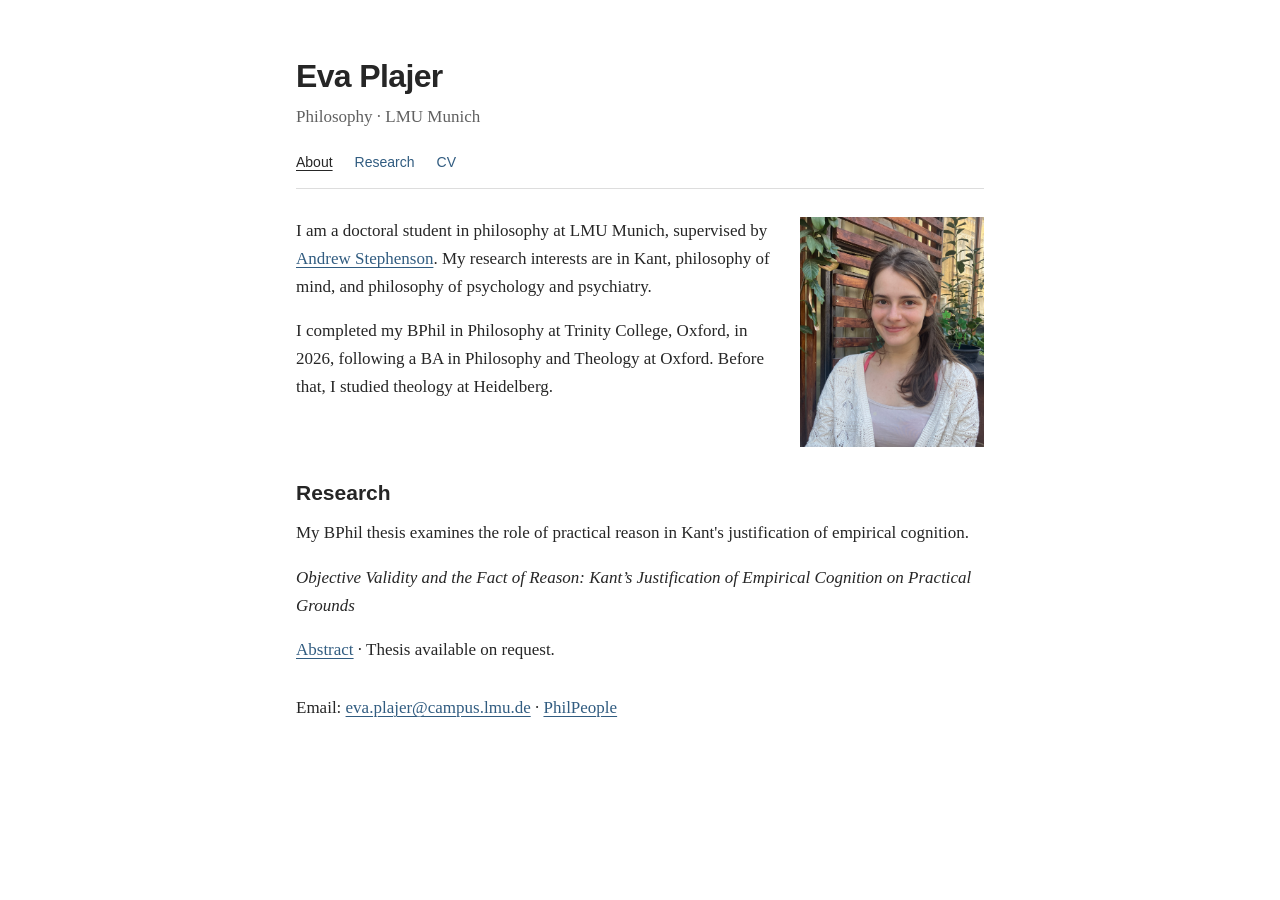
<file: index.html>
<!doctype html>
<html lang="en">
<head>
  <meta charset="utf-8">
  <meta name="viewport" content="width=device-width, initial-scale=1">
  <title>Eva Plajer</title>
  <meta property="og:site_name" content="Eva Plajer">
  <script type="application/ld+json">
  {
    "@context": "https://schema.org",
    "@type": "WebSite",
    "name": "Eva Plajer",
    "url": "https://evaplajer.com/"
  }
  </script>
  <meta name="description" content="Eva Plajer, doctoral student in philosophy at LMU Munich. Research interests in Kant, philosophy of mind, and philosophy of psychology and psychiatry.">
  <link rel="canonical" href="https://evaplajer.com/">
  <link rel="icon" href="favicon.svg?v=2" type="image/svg+xml">
  <link rel="stylesheet" href="styles.css?v=4">
</head>
<body>
  <a class="skip" href="#main">Skip to content</a>
  <header class="site-header">
    <h1>Eva Plajer</h1>
    <p class="subtitle">Philosophy · LMU Munich</p>
    <nav class="site-nav" aria-label="Main navigation">
      <a href="index.html" aria-current="page">About</a>
      <a href="research.html">Research</a>
      <a href="cv.html">CV</a>
    </nav>
  </header>
  <main id="main">
    <div class="introduction">
      <div class="introduction-text">
        <p>I am a doctoral student in philosophy at LMU Munich, supervised by <a href="https://acstephenson.com/">Andrew Stephenson</a>. My research interests are in Kant, philosophy of mind, and philosophy of psychology and psychiatry.</p>
        <p>I completed my BPhil in Philosophy at Trinity College, Oxford, in 2026, following a BA in Philosophy and Theology at Oxford. Before that, I studied theology at Heidelberg.</p>
      </div>
      <div class="portrait-frame">
        <img src="assets/eva-plajer-cafe.jpg" alt="Eva Plajer sitting beside plants at a café" width="3024" height="4032" decoding="async">
      </div>
    </div>
    <h2>Research</h2>
    <p>My BPhil thesis examines the role of practical reason in Kant's justification of empirical cognition.</p>
    <p class="thesis-title">Objective Validity and the Fact of Reason: Kant’s Justification of Empirical Cognition on Practical Grounds</p>
    <p><a href="research.html#thesis">Abstract</a> · Thesis available on request.</p>
    <p class="contact">Email: <a href="mailto:eva.plajer@campus.lmu.de">eva.plajer@campus.lmu.de</a> · <a href="https://philpeople.org/profiles/eva-plajer">PhilPeople</a></p>
  </main>
</body>
</html>
</file>
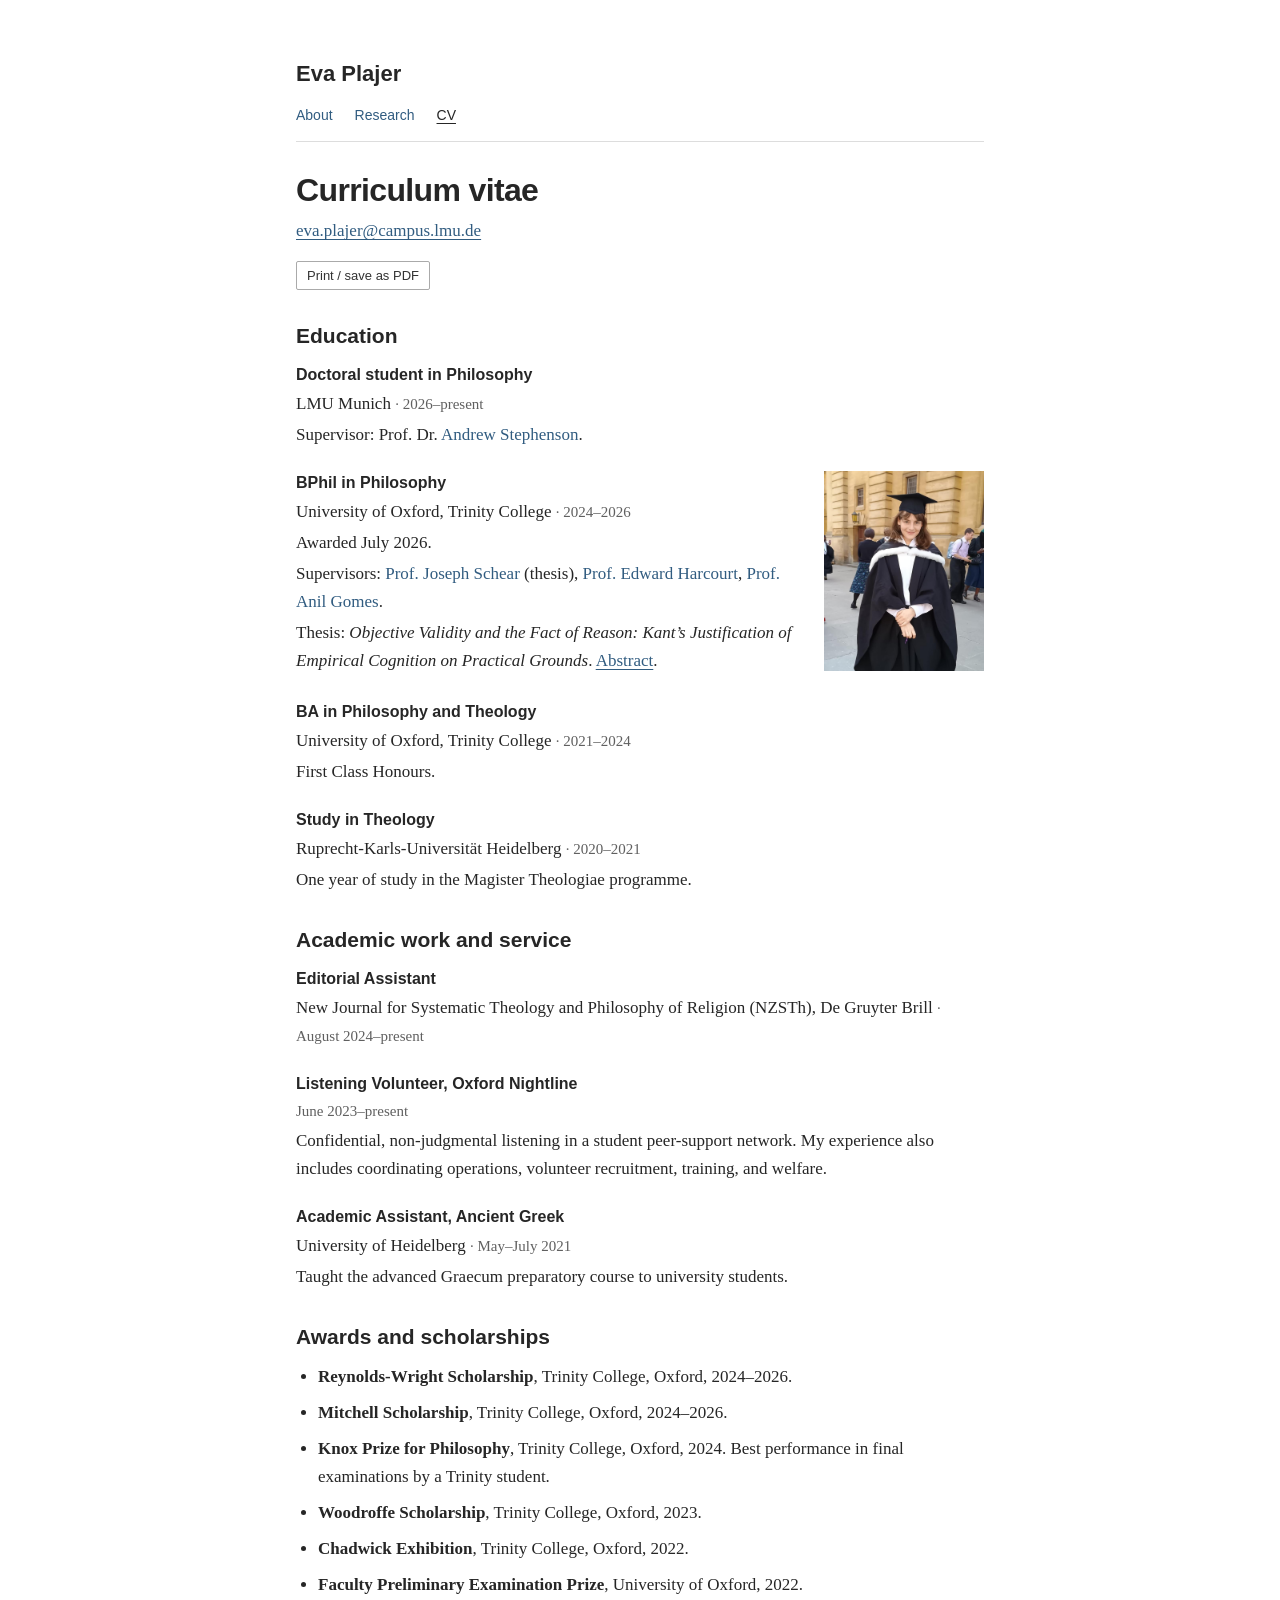
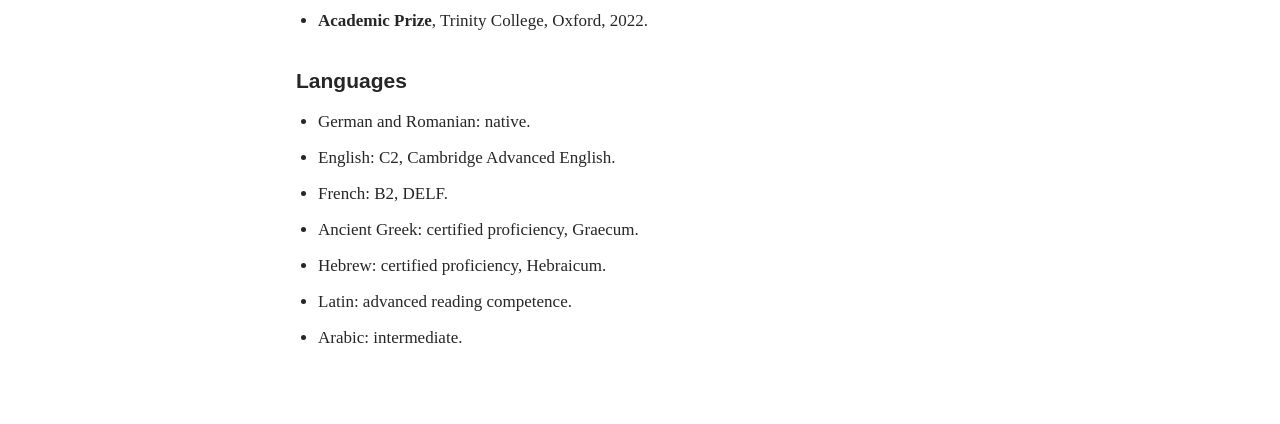
<file: cv.html>
<!doctype html>
<html lang="en">
<head>
  <meta charset="utf-8">
  <meta name="viewport" content="width=device-width, initial-scale=1">
  <title>CV — Eva Plajer</title>
  <meta name="description" content="Eva Plajer’s education, academic experience, awards, and languages.">
  <link rel="canonical" href="https://evaplajer.com/cv.html">
  <link rel="icon" href="favicon.svg?v=2" type="image/svg+xml">
  <link rel="stylesheet" href="styles.css?v=4">
  <script src="script.js?v=2" defer></script>
</head>
<body>
  <a class="skip" href="#main">Skip to content</a>
  <header class="site-header">
    <a class="site-name" href="index.html">Eva Plajer</a>
    <nav class="site-nav" aria-label="Main navigation">
      <a href="index.html">About</a>
      <a href="research.html">Research</a>
      <a href="cv.html" aria-current="page">CV</a>
    </nav>
  </header>

  <main id="main">
    <h1>Curriculum vitae</h1>
    <p><a href="mailto:eva.plajer@campus.lmu.de">eva.plajer@campus.lmu.de</a></p>
    <button class="print-button" type="button">Print / save as PDF</button>

    <section aria-labelledby="education">
      <h2 id="education">Education</h2>
      <div class="entry">
        <h3>Doctoral student in Philosophy</h3>
        <p>LMU Munich <span class="date">· 2026–present</span></p>
        <p class="supervisors">Supervisor: Prof. Dr. <a href="https://acstephenson.com/">Andrew Stephenson</a>.</p>
      </div>
      <div class="entry degree-with-photo">
        <div>
          <h3>BPhil in Philosophy</h3>
          <p>University of Oxford, Trinity College <span class="date">· 2024–2026</span></p>
          <p>Awarded July 2026.</p>
          <p class="supervisors">Supervisors: <a href="https://www.chch.ox.ac.uk/people/professor-joseph-k-schear">Prof. Joseph Schear</a> (thesis), <a href="https://www.philosophy.ox.ac.uk/people/edward-harcourt">Prof. Edward Harcourt</a>, <a href="https://www.anilgomes.com/">Prof. Anil Gomes</a>.</p>
          <p>Thesis: <em>Objective Validity and the Fact of Reason: Kant’s Justification of Empirical Cognition on Practical Grounds</em>. <a href="research.html#thesis">Abstract</a>.</p>
        </div>
        <figure class="graduation-photo">
          <div class="graduation-frame">
            <img src="assets/eva-plajer-oxford-graduation.jpg" alt="Eva Plajer in her graduation cap and gown at Oxford" width="1200" height="1600" decoding="async">
          </div>
        </figure>
      </div>
      <div class="entry">
        <h3>BA in Philosophy and Theology</h3>
        <p>University of Oxford, Trinity College <span class="date">· 2021–2024</span></p>
        <p>First Class Honours.</p>
      </div>
      <div class="entry">
        <h3>Study in Theology</h3>
        <p>Ruprecht-Karls-Universität Heidelberg <span class="date">· 2020–2021</span></p>
        <p>One year of study in the Magister Theologiae programme.</p>
      </div>
    </section>

    <section aria-labelledby="experience">
      <h2 id="experience">Academic work and service</h2>
      <div class="entry">
        <h3>Editorial Assistant</h3>
        <p>New Journal for Systematic Theology and Philosophy of Religion (NZSTh), De Gruyter Brill <span class="date">· August 2024–present</span></p>
      </div>
      <div class="entry">
        <h3>Listening Volunteer, Oxford Nightline</h3>
        <p class="date">June 2023–present</p>
        <p>Confidential, non-judgmental listening in a student peer-support network. My experience also includes coordinating operations, volunteer recruitment, training, and welfare.</p>
      </div>
      <div class="entry">
        <h3>Academic Assistant, Ancient Greek</h3>
        <p>University of Heidelberg <span class="date">· May–July 2021</span></p>
        <p>Taught the advanced Graecum preparatory course to university students.</p>
      </div>
    </section>

    <section aria-labelledby="awards">
      <h2 id="awards">Awards and scholarships</h2>
      <ul>
        <li><strong>Reynolds-Wright Scholarship</strong>, Trinity College, Oxford, 2024–2026.</li>
        <li><strong>Mitchell Scholarship</strong>, Trinity College, Oxford, 2024–2026.</li>
        <li><strong>Knox Prize for Philosophy</strong>, Trinity College, Oxford, 2024. Best performance in final examinations by a Trinity student.</li>
        <li><strong>Woodroffe Scholarship</strong>, Trinity College, Oxford, 2023.</li>
        <li><strong>Chadwick Exhibition</strong>, Trinity College, Oxford, 2022.</li>
        <li><strong>Faculty Preliminary Examination Prize</strong>, University of Oxford, 2022.</li>
        <li><strong>Academic Prize</strong>, Trinity College, Oxford, 2022.</li>
      </ul>
    </section>

    <section aria-labelledby="languages">
      <h2 id="languages">Languages</h2>
      <ul>
        <li>German and Romanian: native.</li>
        <li>English: C2, Cambridge Advanced English.</li>
        <li>French: B2, DELF.</li>
        <li>Ancient Greek: certified proficiency, Graecum.</li>
        <li>Hebrew: certified proficiency, Hebraicum.</li>
        <li>Latin: advanced reading competence.</li>
        <li>Arabic: intermediate.</li>
      </ul>
    </section>
  </main>
</body>
</html>
</file>
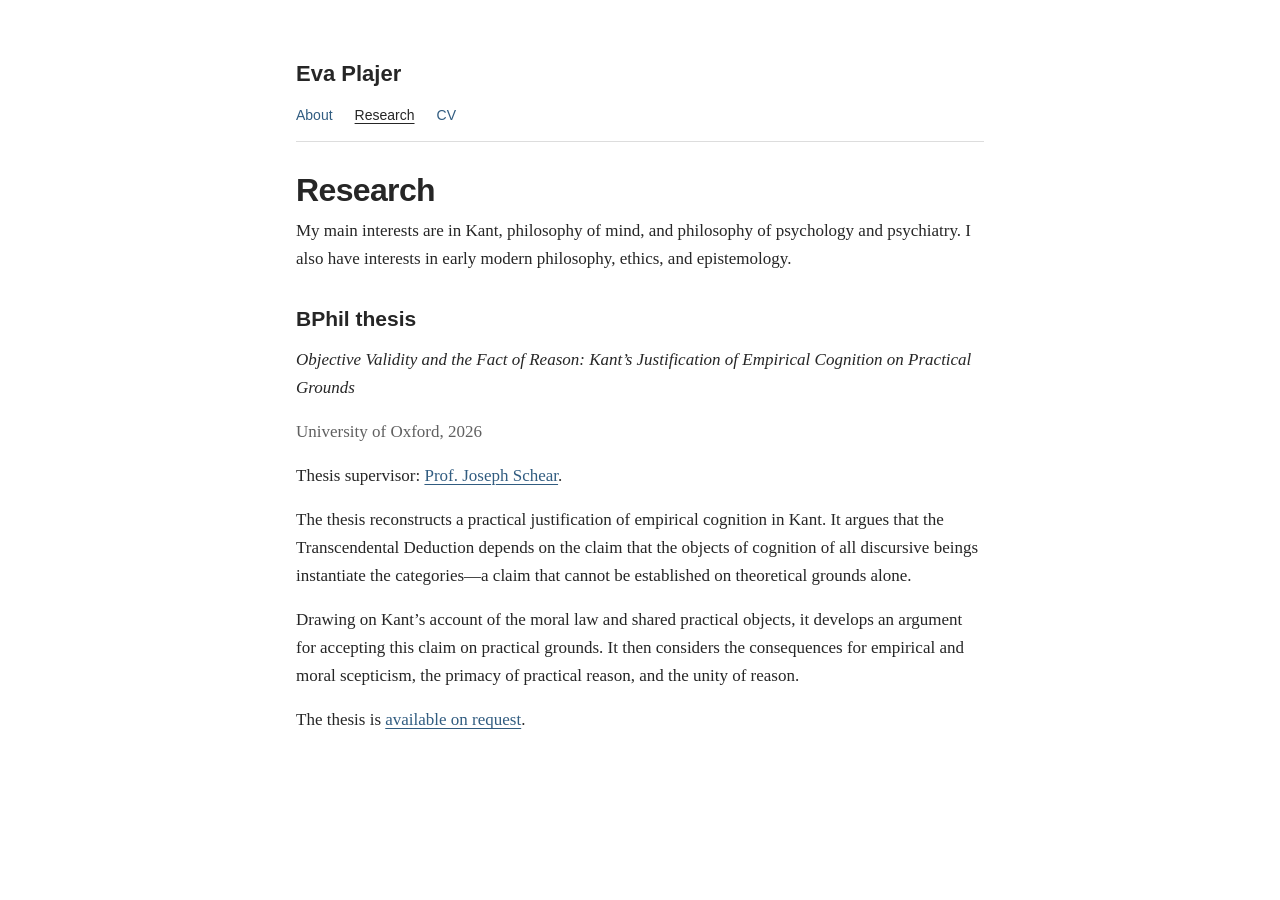
<file: research.html>
<!doctype html>
<html lang="en">
<head>
  <meta charset="utf-8">
  <meta name="viewport" content="width=device-width, initial-scale=1">
  <title>Research — Eva Plajer</title>
  <meta name="description" content="Eva Plajer’s research interests and BPhil thesis on Kant, empirical cognition, and practical reason.">
  <link rel="canonical" href="https://evaplajer.com/research.html">
  <link rel="icon" href="favicon.svg?v=2" type="image/svg+xml">
  <link rel="stylesheet" href="styles.css?v=2">
</head>
<body>
  <a class="skip" href="#main">Skip to content</a>
  <header class="site-header">
    <a class="site-name" href="index.html">Eva Plajer</a>
    <nav class="site-nav" aria-label="Main navigation">
      <a href="index.html">About</a>
      <a href="research.html" aria-current="page">Research</a>
      <a href="cv.html">CV</a>
    </nav>
  </header>
  <main id="main">
    <h1>Research</h1>
    <p>My main interests are in Kant, philosophy of mind, and philosophy of psychology and psychiatry. I also have interests in early modern philosophy, ethics, and epistemology.</p>
    <section id="thesis" aria-labelledby="thesis-heading">
      <h2 id="thesis-heading">BPhil thesis</h2>
      <p class="thesis-title">Objective Validity and the Fact of Reason: Kant’s Justification of Empirical Cognition on Practical Grounds</p>
      <p class="muted">University of Oxford, 2026</p>
      <p>Thesis supervisor: <a href="https://www.chch.ox.ac.uk/people/professor-joseph-k-schear">Prof. Joseph Schear</a>.</p>
      <p>The thesis reconstructs a practical justification of empirical cognition in Kant. It argues that the Transcendental Deduction depends on the claim that the objects of cognition of all discursive beings instantiate the categories—a claim that cannot be established on theoretical grounds alone.</p>
      <p>Drawing on Kant’s account of the moral law and shared practical objects, it develops an argument for accepting this claim on practical grounds. It then considers the consequences for empirical and moral scepticism, the primacy of practical reason, and the unity of reason.</p>
      <p>The thesis is <a href="mailto:eva.plajer@campus.lmu.de?subject=Request%20for%20BPhil%20thesis">available on request</a>.</p>
    </section>
  </main>
</body>
</html>
</file>
<file: styles.css>
:root { color-scheme: light; }
* { box-sizing: border-box; }
body { max-width: 740px; margin: 56px auto 72px; padding: 0 26px; color: #262626; background: #fff; font: 17px/1.65 Georgia, 'Times New Roman', serif; }
a { color: #315c80; text-decoration-thickness: 1px; text-underline-offset: 3px; }
a:hover { color: #183c5b; }
.supervisors a { text-decoration: none; }
.supervisors a:hover, .supervisors a:focus-visible { text-decoration: underline; }
a:focus-visible, button:focus-visible { outline: 2px solid #315c80; outline-offset: 5px; }
h1, h2, h3, .site-name, .site-nav, button { font-family: -apple-system, BlinkMacSystemFont, 'Segoe UI', sans-serif; }
h1 { margin: 0 0 7px; font-size: 32px; line-height: 1.25; font-weight: 600; letter-spacing: -.02em; }
h2 { margin: 32px 0 12px; font-size: 21px; line-height: 1.35; font-weight: 600; }
h3 { margin: 0 0 3px; font-size: 16px; line-height: 1.5; font-weight: 600; }
p { margin: 0 0 16px; }
.site-header { margin-bottom: 28px; }
.site-name { display: inline-block; margin-bottom: 12px; color: #262626; font-size: 22px; font-weight: 600; text-decoration: none; }
.site-nav { display: flex; flex-wrap: wrap; gap: 22px; border-bottom: 1px solid #ddd; padding-bottom: 14px; font-size: 14px; }
.site-nav a { text-decoration: none; }
.site-nav a[aria-current="page"] { color: #262626; text-decoration: underline; }
.subtitle, .muted, .date { color: #606060; }
.subtitle { margin: 0 0 20px; }
.entry { margin: 0 0 22px; }
.entry p { margin: 3px 0; }
.date { font-size: 15px; }
ul { margin: 8px 0 22px; padding-left: 22px; }
li { margin-bottom: 8px; }
.thesis-title { font-style: italic; }
.contact { margin-top: 30px; }
.print-button { padding: 6px 10px; border: 1px solid #aaa; border-radius: 2px; background: #fff; color: #333; font-size: 13px; cursor: pointer; }
.print-button:hover { background: #f5f5f5; }
.skip { position: absolute; top: -100px; }
.skip:focus { top: 8px; background: #fff; padding: 5px; }
.introduction { display: grid; grid-template-columns: minmax(0, 1fr) 184px; align-items: start; gap: 30px; }
.introduction-text p:last-child { margin-bottom: 0; }
.portrait-frame, .graduation-frame { overflow: hidden; aspect-ratio: 4 / 5; }
.portrait-frame img, .graduation-frame img { display: block; width: 100%; height: 100%; object-fit: cover; }
.portrait-frame img { object-position: 55% 35%; transform: scale(1.45); transform-origin: 55% 35%; }
.degree-with-photo { display: grid; grid-template-columns: minmax(0, 1fr) 160px; align-items: start; gap: 26px; }
.graduation-photo { margin: 0; }
.graduation-frame img { object-position: 52% 25%; transform: scale(1.5); transform-origin: 52% 25%; }
@media (max-width: 620px) {
  .introduction, .degree-with-photo { grid-template-columns: 1fr; gap: 20px; }
  .portrait-frame { width: 170px; }
  .graduation-photo { width: 160px; }
}
@media (max-width: 520px) {
  body { margin: 28px auto 42px; padding: 0 22px; font-size: 16px; }
  h1 { font-size: 29px; }
  .site-header { margin-bottom: 24px; }
}
@media print {
  @page { size: A4; margin: 18mm; }
  body { max-width: none; margin: 0; padding: 0; font-size: 10pt; line-height: 1.5; }
  .site-header, .skip, .print-button, .graduation-photo, .portrait-frame { display: none; }
  .introduction, .degree-with-photo { display: block; }
  h1 { font-size: 24pt; } h2 { font-size: 15pt; margin-top: 20px; } h3 { font-size: 10pt; }
  .entry { break-inside: avoid; margin-bottom: 15px; }
  .date { font-size: 9pt; }
  a { color: inherit; text-decoration: none; }
}
</file>
